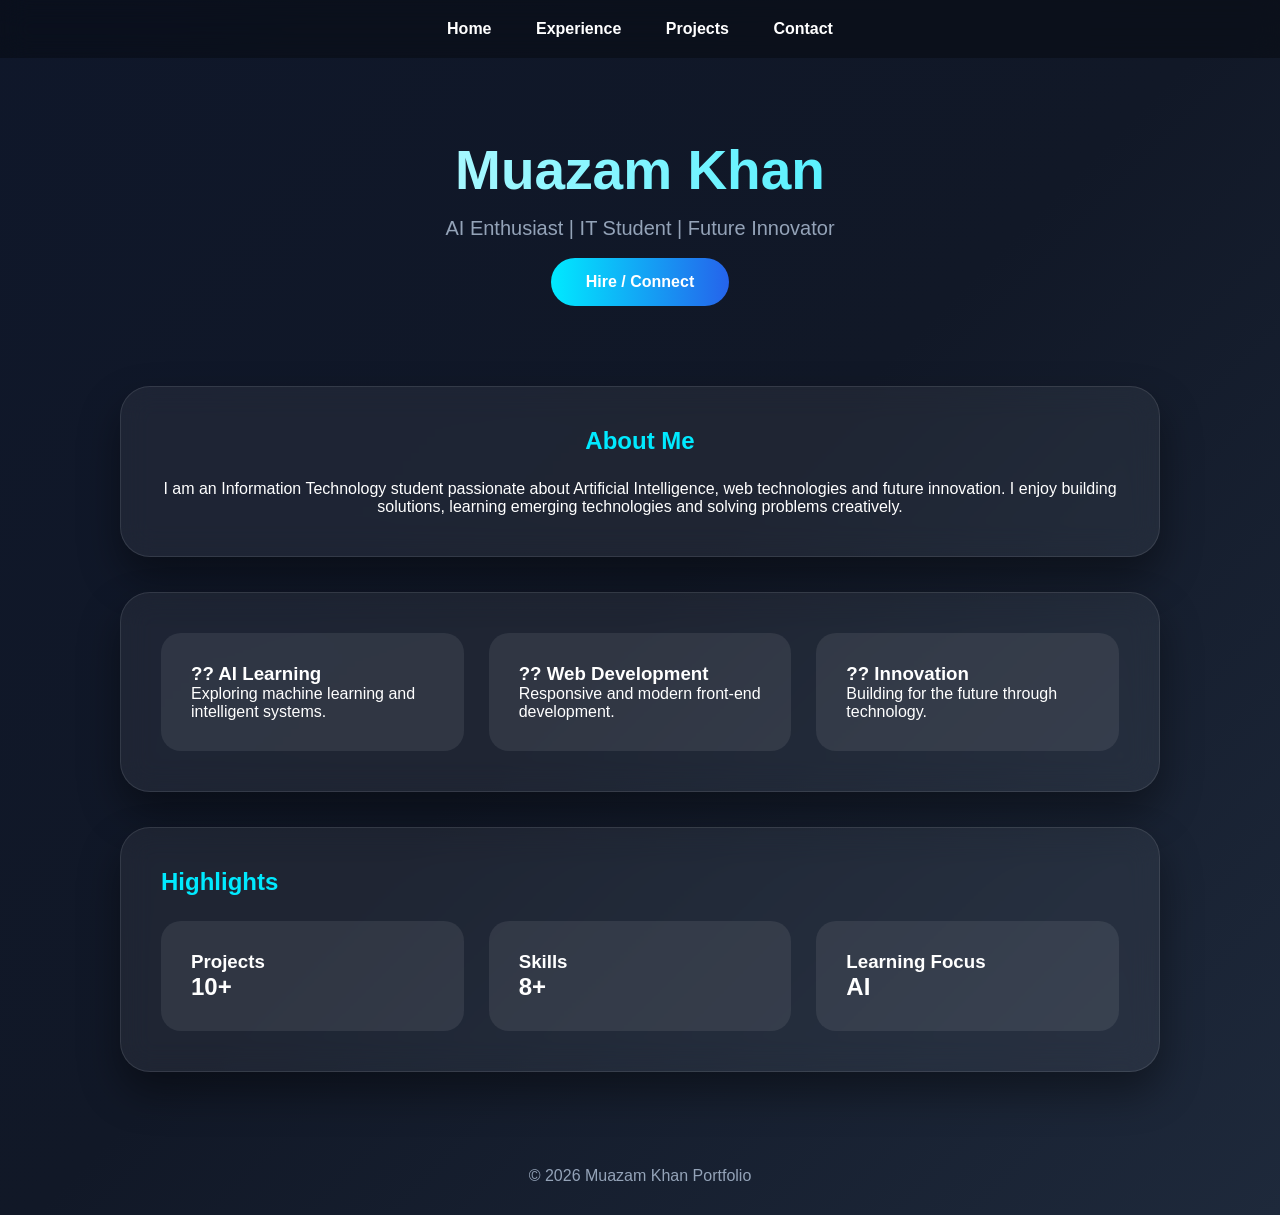
<file: index.html>
<!DOCTYPE html>
<html lang="en">
<head>
<meta charset="UTF-8">
<meta name="viewport" content="width=device-width,initial-scale=1.0">
<title>Muazam Khan Portfolio</title>
<link rel="stylesheet" href="style.css">
</head>
<body>

<nav>
<a href="index.html">Home</a>
<a href="hobbies.html">Experience</a>
<a href="media.html">Projects</a>
<a href="contact.html">Contact</a>
</nav>

<section class="hero-small">
<h1>Muazam Khan</h1>
<p>AI Enthusiast | IT Student | Future Innovator</p>
<br>
<a href="contact.html" class="btn">Hire / Connect</a>
</section>

<div class="container">

<section class="card center">
<h2>About Me</h2>
<p>
I am an Information Technology student passionate about Artificial Intelligence,
web technologies and future innovation. I enjoy building solutions,
learning emerging technologies and solving problems creatively.
</p>
</section>

<section class="card grid">

<div class="mini-card">
<h3>?? AI Learning</h3>
<p>Exploring machine learning and intelligent systems.</p>
</div>

<div class="mini-card">
<h3>?? Web Development</h3>
<p>Responsive and modern front-end development.</p>
</div>

<div class="mini-card">
<h3>?? Innovation</h3>
<p>Building for the future through technology.</p>
</div>

</section>

<section class="card">
<h2>Highlights</h2>

<div class="grid">
<div class="contact-box">
<h3>Projects</h3>
<h1>10+</h1>
</div>

<div class="contact-box">
<h3>Skills</h3>
<h1>8+</h1>
</div>

<div class="contact-box">
<h3>Learning Focus</h3>
<h1>AI</h1>
</div>
</div>

</section>

</div>

<footer>
© 2026 Muazam Khan Portfolio
</footer>

</body>
</html>
</file>
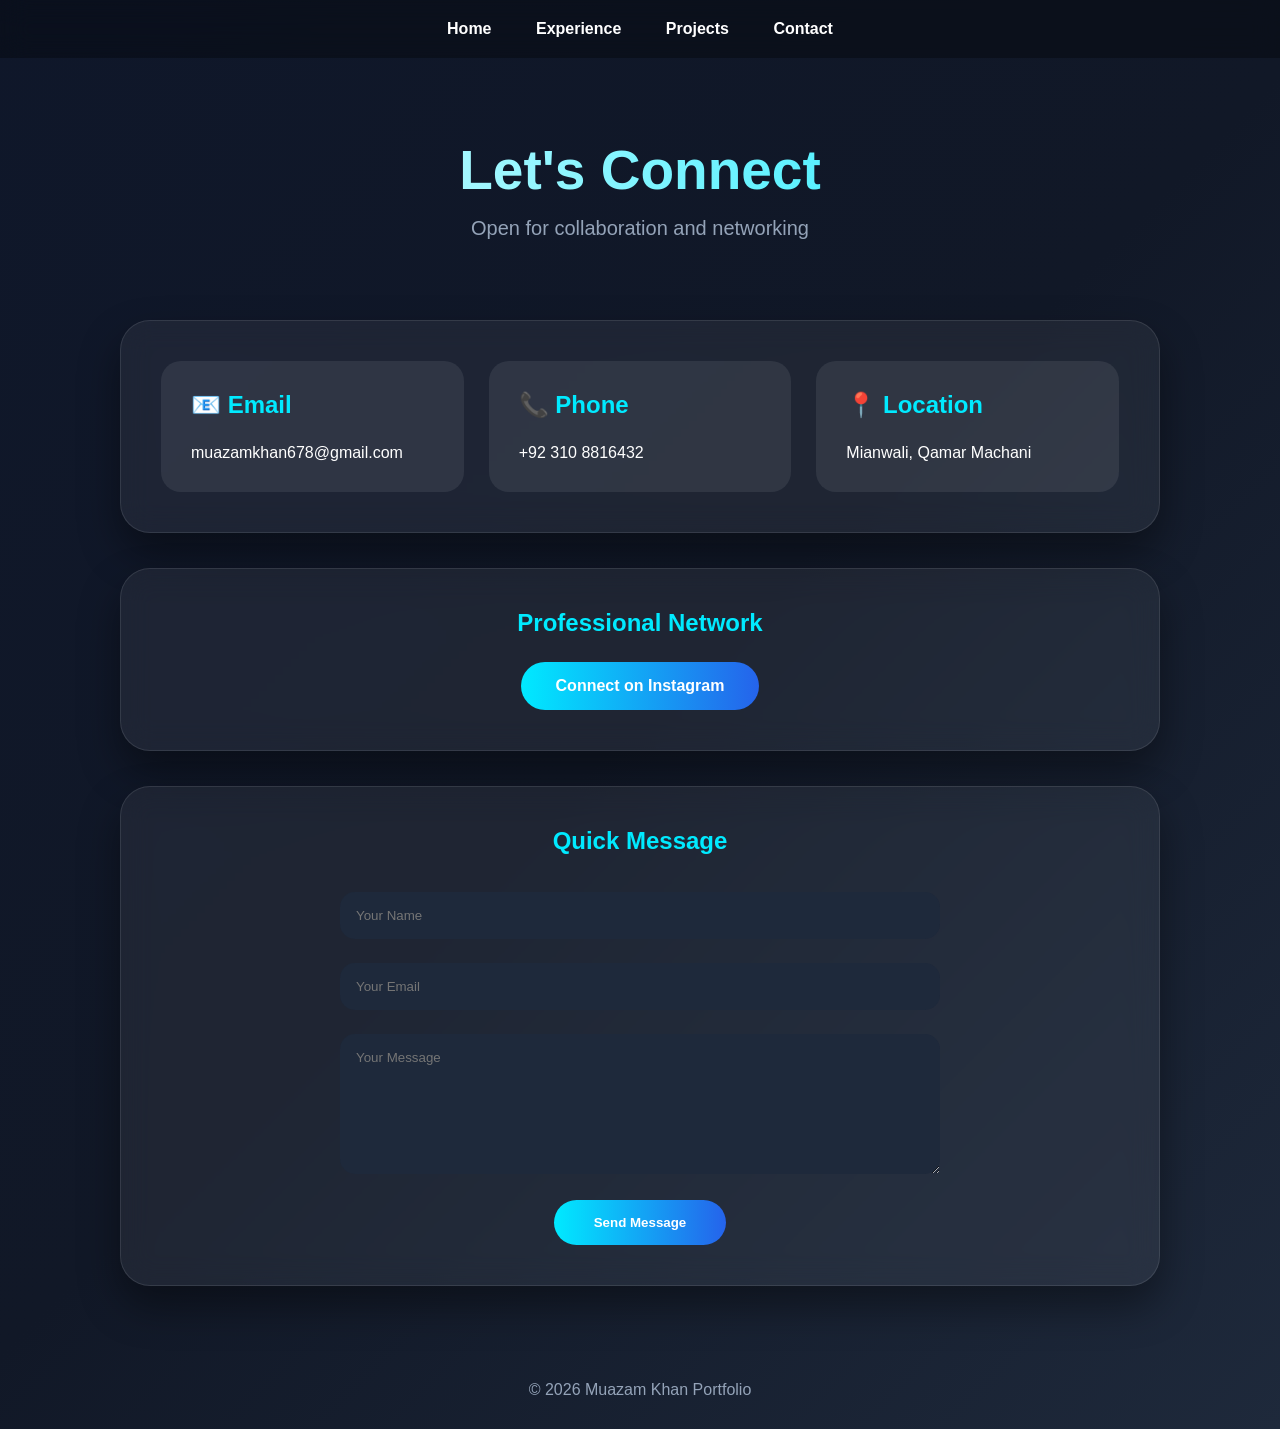
<file: contact.html>
<!DOCTYPE html>
<html lang="en">
<head>
<meta charset="UTF-8">
<meta name="viewport" content="width=device-width,initial-scale=1.0">
<title>Contact | Muazam Khan</title>
<link rel="stylesheet" href="style.css">
</head>
<body>

<nav>
<a href="index.html">Home</a>
<a href="hobbies.html">Experience</a>
<a href="media.html">Projects</a>
<a href="contact.html">Contact</a>
</nav>

<section class="hero-small">
<h1>Let's Connect</h1>
<p>Open for collaboration and networking</p>
</section>

<div class="container">

<section class="card grid">

<div class="contact-box">
<h2>📧 Email</h2>
<p>muazamkhan678@gmail.com</p>
</div>

<div class="contact-box">
<h2>📞 Phone</h2>
<p>+92 310 8816432</p>
</div>

<div class="contact-box">
<h2>📍 Location</h2>
<p>Mianwali, Qamar Machani</p>
</div>

</section>

<section class="card center">
<h2>Professional Network</h2>
<a href="https://www.instagram.com/ahmadniazi524" target="_blank" class="btn">
Connect on Instagram
</a>
</section>

<section class="card center">
<h2>Quick Message</h2>

<form class="contact-form">
<input type="text" placeholder="Your Name">
<input type="email" placeholder="Your Email">
<textarea placeholder="Your Message"></textarea>
<button type="submit">Send Message</button>
</form>

</section>

</div>

<footer>
© 2026 Muazam Khan Portfolio
</footer>

</body>
</html>
</file>
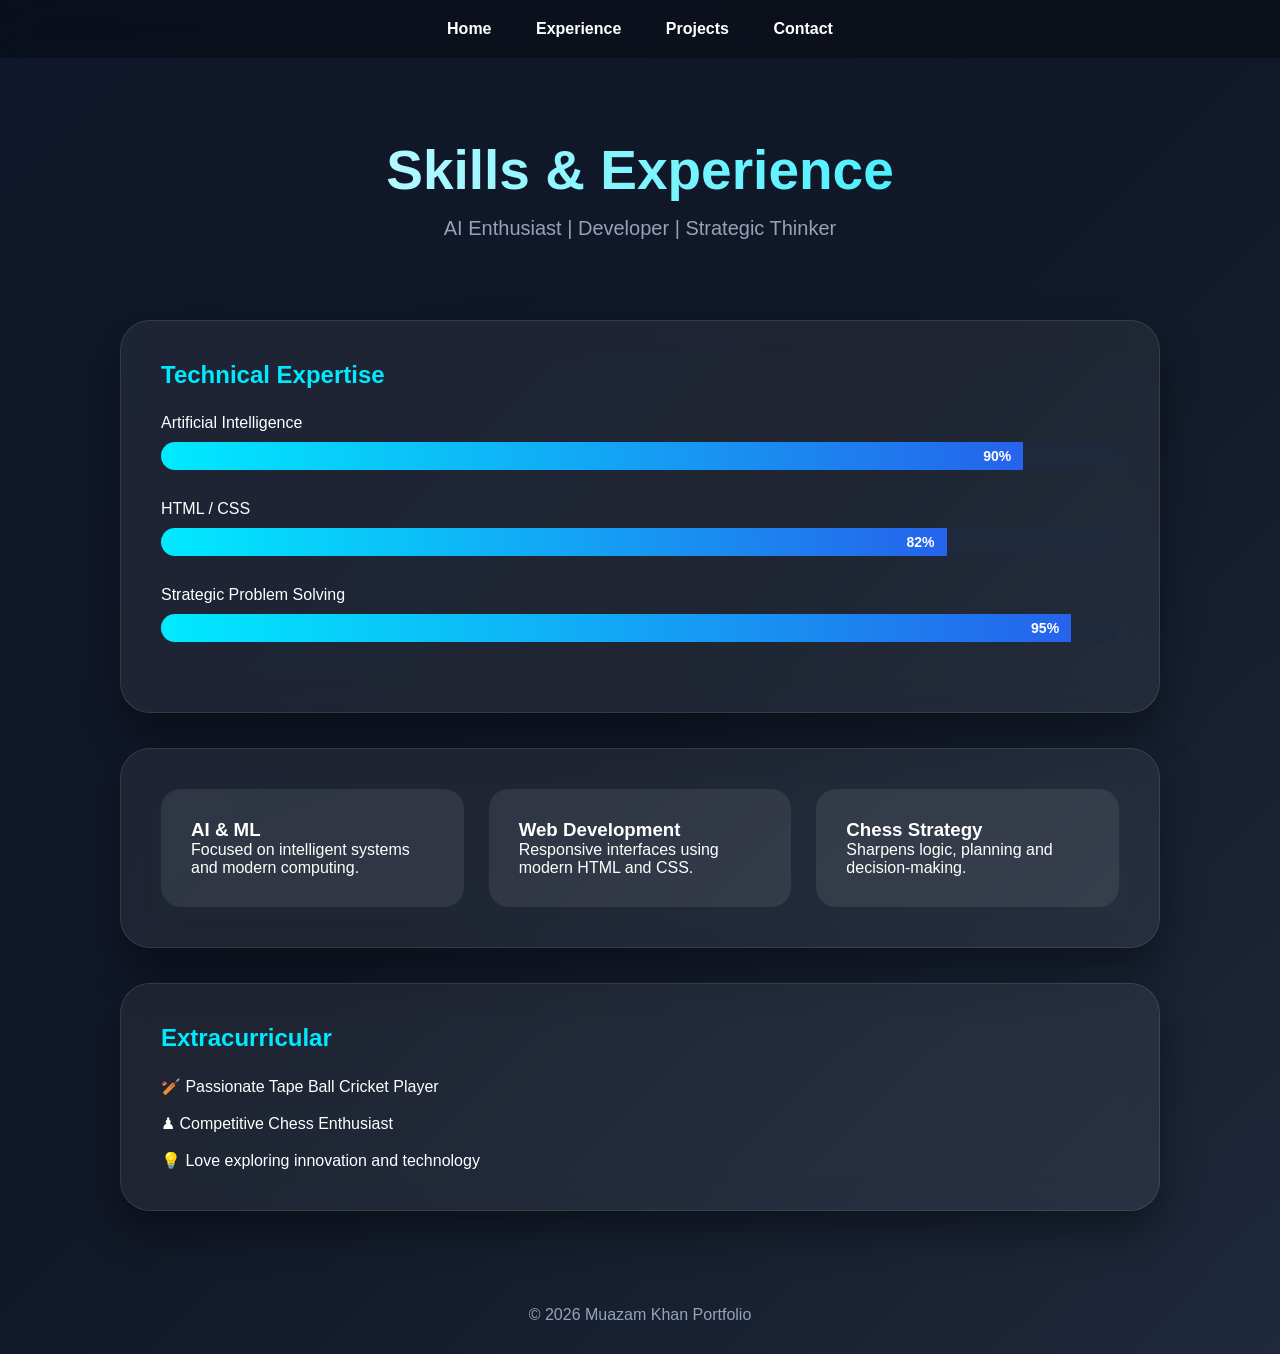
<file: hobbies.html>
<!DOCTYPE html>
<html lang="en">
<head>
<meta charset="UTF-8">
<meta name="viewport" content="width=device-width,initial-scale=1.0">
<title>Experience | Muazam Khan</title>
<link rel="stylesheet" href="style.css">
</head>
<body>

<nav>
<a href="index.html">Home</a>
<a href="hobbies.html">Experience</a>
<a href="media.html">Projects</a>
<a href="contact.html">Contact</a>
</nav>

<section class="hero-small">
<h1>Skills & Experience</h1>
<p>AI Enthusiast | Developer | Strategic Thinker</p>
</section>

<div class="container">

<section class="card">
<h2>Technical Expertise</h2>

<div class="skill-box">
<p>Artificial Intelligence</p>
<div class="skill"><span style="width:90%;">90%</span></div>
</div>

<div class="skill-box">
<p>HTML / CSS</p>
<div class="skill"><span style="width:82%;">82%</span></div>
</div>

<div class="skill-box">
<p>Strategic Problem Solving</p>
<div class="skill"><span style="width:95%;">95%</span></div>
</div>

</section>

<section class="card grid">
<div class="mini-card">
<h3>AI & ML</h3>
<p>Focused on intelligent systems and modern computing.</p>
</div>

<div class="mini-card">
<h3>Web Development</h3>
<p>Responsive interfaces using modern HTML and CSS.</p>
</div>

<div class="mini-card">
<h3>Chess Strategy</h3>
<p>Sharpens logic, planning and decision-making.</p>
</div>
</section>

<section class="card">
<h2>Extracurricular</h2>
<p>
🏏 Passionate Tape Ball Cricket Player <br><br>
♟ Competitive Chess Enthusiast <br><br>
💡 Love exploring innovation and technology
</p>
</section>

</div>

<footer>
© 2026 Muazam Khan Portfolio
</footer>

</body>
</html>
</file>
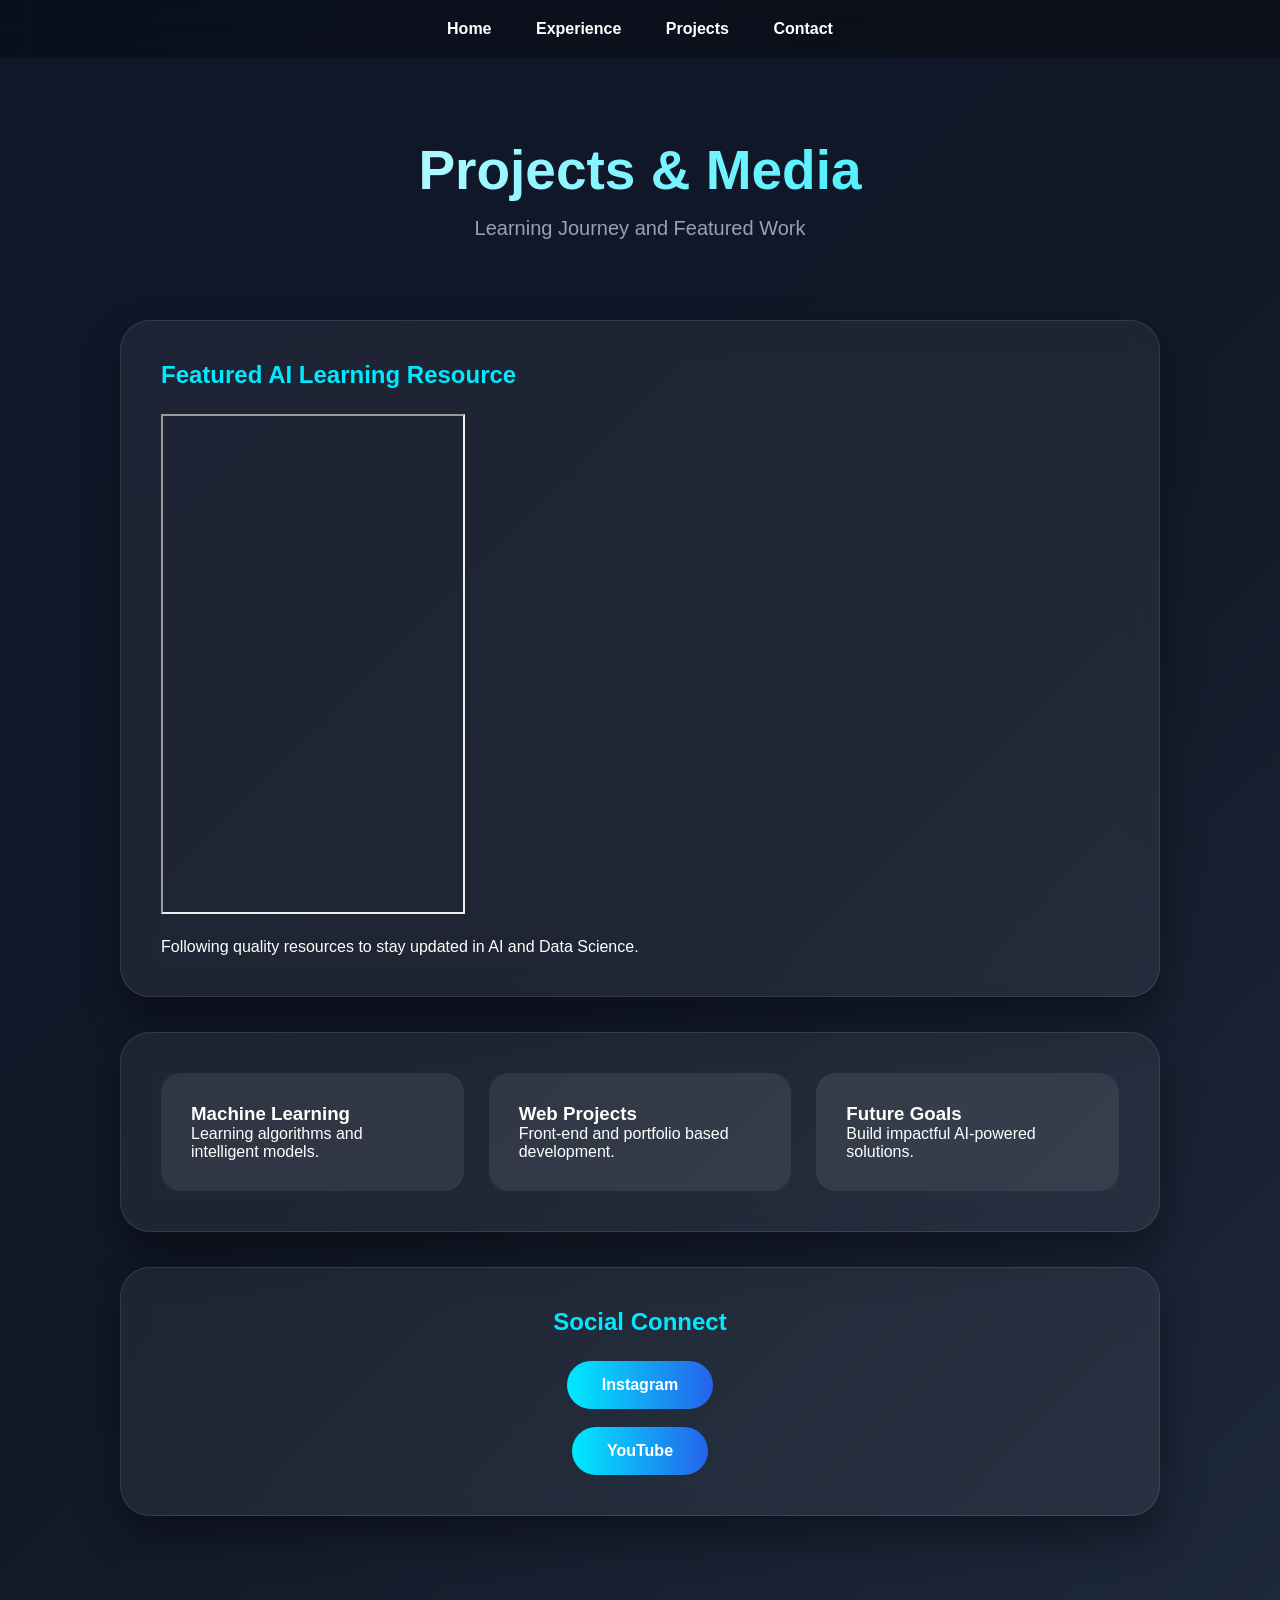
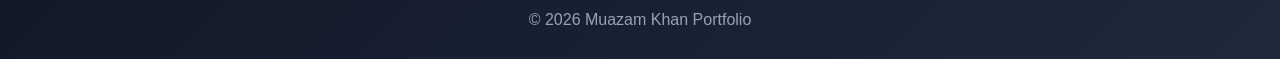
<file: media.html>
<!DOCTYPE html>
<html lang="en">
<head>
<meta charset="UTF-8">
<meta name="viewport" content="width=device-width,initial-scale=1.0">
<title>Projects | Muazam Khan</title>
<link rel="stylesheet" href="style.css">
</head>
<body>

<nav>
<a href="index.html">Home</a>
<a href="hobbies.html">Experience</a>
<a href="media.html">Projects</a>
<a href="contact.html">Contact</a>
</nav>

<section class="hero-small">
<h1>Projects & Media</h1>
<p>Learning Journey and Featured Work</p>
</section>

<div class="container">

<section class="card">
<h2>Featured AI Learning Resource</h2>

<iframe 
height="500"
src="https://www.youtube.com/embed/2ePf9rue1Ao"
allowfullscreen>
</iframe>

<p style="margin-top:20px;">
Following quality resources to stay updated in AI and Data Science.
</p>

</section>


<section class="card grid">

<div class="mini-card">
<h3>Machine Learning</h3>
<p>Learning algorithms and intelligent models.</p>
</div>

<div class="mini-card">
<h3>Web Projects</h3>
<p>Front-end and portfolio based development.</p>
</div>

<div class="mini-card">
<h3>Future Goals</h3>
<p>Build impactful AI-powered solutions.</p>
</div>

</section>


<section class="card center">
<h2>Social Connect</h2>

<a href="https://www.instagram.com/ahmadniazi524" class="btn">
Instagram
</a>

<br><br>

<a href="https://www.youtube.com/@ICC" class="btn">
YouTube
</a>

</section>

</div>

<footer>
© 2026 Muazam Khan Portfolio
</footer>

</body>
</html>
</file>
<file: style.css>
*{
margin:0;
padding:0;
box-sizing:border-box;
font-family:'Segoe UI',sans-serif;
}

body{
background: linear-gradient(135deg,#0f172a,#111827,#1e293b);
color:white;
min-height:100vh;
}

nav{
padding:20px;
text-align:center;
backdrop-filter:blur(14px);
background:rgba(0,0,0,.3);
position:sticky;
top:0;
z-index:1000;
}

nav a{
color:white;
text-decoration:none;
margin:0 20px;
font-weight:600;
transition:.3s;
}

nav a:hover{
color:#00f0ff;
}

.hero-small{
text-align:center;
padding:80px 20px 50px;
}

.hero-small h1{
font-size:55px;
background:linear-gradient(to right,#fff,#00eaff);
-webkit-background-clip:text;
-webkit-text-fill-color:transparent;
margin-bottom:15px;
}

.hero-small p{
font-size:20px;
color:#94a3b8;
}

.container{
max-width:1100px;
margin:auto;
padding:30px;
}

.card{
background:rgba(255,255,255,.06);
backdrop-filter:blur(15px);
padding:40px;
border-radius:30px;
margin-bottom:35px;
box-shadow:0 20px 40px rgba(0,0,0,.4);
border:1px solid rgba(255,255,255,.1);
}

h2{
color:#00eaff;
margin-bottom:25px;
}

.grid{
display:grid;
grid-template-columns:repeat(auto-fit,minmax(250px,1fr));
gap:25px;
}

.mini-card,.contact-box{
background:rgba(255,255,255,.08);
padding:30px;
border-radius:20px;
transition:.4s;
}

.mini-card:hover,
.contact-box:hover{
transform:translateY(-10px);
}

.skill-box{
margin-bottom:30px;
}

.skill{
background:#1e293b;
height:28px;
border-radius:30px;
overflow:hidden;
margin-top:10px;
}

.skill span{
display:block;
height:100%;
background:linear-gradient(to right,#00eaff,#2563eb);
text-align:right;
padding-right:12px;
line-height:28px;
font-size:14px;
font-weight:bold;
}

.btn{
display:inline-block;
background:linear-gradient(to right,#00eaff,#2563eb);
padding:15px 35px;
border-radius:40px;
text-decoration:none;
color:white;
font-weight:bold;
transition:.3s;
}

.btn:hover{
transform:scale(1.05);
}

.center{
text-align:center;
}

.contact-form{
max-width:600px;
margin:auto;
}

input,textarea{
width:100%;
padding:16px;
margin:12px 0;
border:none;
border-radius:15px;
background:#1e293b;
color:white;
}

textarea{
height:140px;
}

button{
background:linear-gradient(to right,#00eaff,#2563eb);
padding:15px 40px;
border:none;
border-radius:30px;
color:white;
font-weight:bold;
cursor:pointer;
margin-top:10px;
}

footer{
text-align:center;
padding:30px;
color:#94a3b8;
}

@media(max-width:768px){
.hero-small h1{
font-size:40px;
}
nav a{
display:block;
margin:12px;
}
}
</file>
